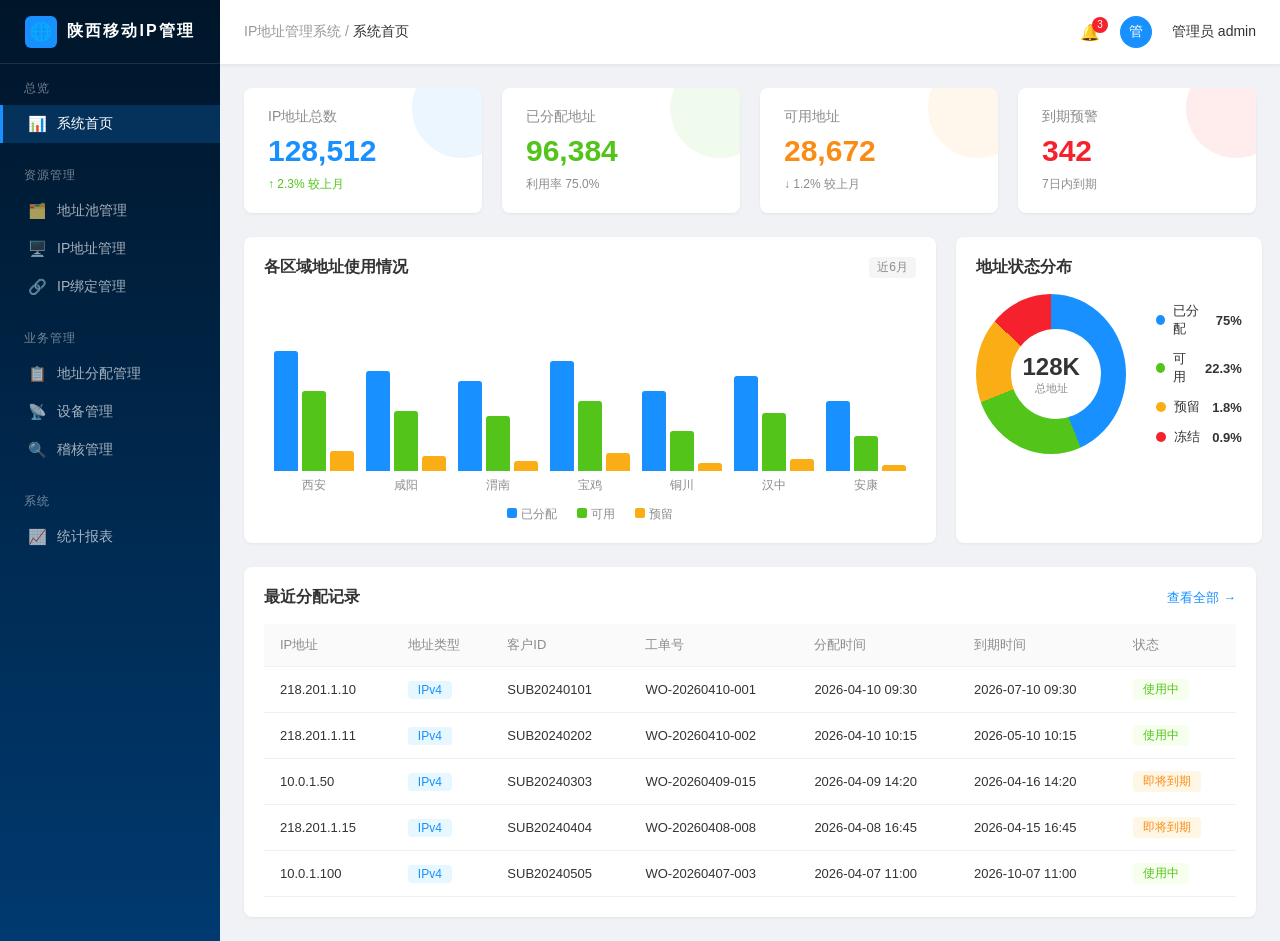
<file: preview/index.html>
<!DOCTYPE html>
<html lang="zh-CN">
<head>
    <meta charset="UTF-8">
    <meta name="viewport" content="width=device-width, initial-scale=1.0">
    <title>中国移动陕西公司 - IP地址管理系统</title>
    <style>
        * { margin: 0; padding: 0; box-sizing: border-box; }
        body { font-family: "Microsoft YaHei", "PingFang SC", sans-serif; background: #f0f2f5; color: #333; }

        /* Layout */
        .layout { display: flex; min-height: 100vh; }

        /* Sidebar */
        .sidebar { width: 220px; background: linear-gradient(180deg, #001529 0%, #003a70 100%); color: #fff; flex-shrink: 0; }
        .sidebar-logo { height: 64px; display: flex; align-items: center; justify-content: center; border-bottom: 1px solid rgba(255,255,255,0.1); }
        .sidebar-logo h1 { font-size: 16px; font-weight: 600; letter-spacing: 2px; }
        .sidebar-logo .logo-icon { width: 32px; height: 32px; background: #1890ff; border-radius: 6px; display: flex; align-items: center; justify-content: center; margin-right: 10px; font-size: 18px; }
        .nav-group { padding: 8px 0; }
        .nav-group-title { padding: 8px 24px; font-size: 12px; color: rgba(255,255,255,0.45); text-transform: uppercase; letter-spacing: 1px; }
        .nav-item { padding: 10px 24px; cursor: pointer; display: flex; align-items: center; font-size: 14px; color: rgba(255,255,255,0.65); transition: all 0.3s; border-left: 3px solid transparent; }
        .nav-item:hover { color: #fff; background: rgba(255,255,255,0.06); }
        .nav-item.active { color: #fff; background: rgba(24,144,255,0.2); border-left-color: #1890ff; }
        .nav-item .icon { width: 20px; margin-right: 10px; text-align: center; font-size: 15px; }

        /* Main */
        .main { flex: 1; display: flex; flex-direction: column; overflow: hidden; }
        .header { height: 64px; background: #fff; display: flex; align-items: center; justify-content: space-between; padding: 0 24px; box-shadow: 0 1px 4px rgba(0,0,0,0.08); z-index: 10; }
        .header-left { display: flex; align-items: center; gap: 16px; }
        .breadcrumb { font-size: 14px; color: #999; }
        .breadcrumb span { color: #333; font-weight: 500; }
        .header-right { display: flex; align-items: center; gap: 20px; }
        .header-right .avatar { width: 32px; height: 32px; background: #1890ff; border-radius: 50%; display: flex; align-items: center; justify-content: center; color: #fff; font-size: 14px; }
        .header-right .user-info { font-size: 14px; }

        .content { flex: 1; padding: 24px; overflow-y: auto; }

        /* Page Container */
        .page { display: none; }
        .page.active { display: block; }

        /* Dashboard */
        .stat-cards { display: grid; grid-template-columns: repeat(4, 1fr); gap: 20px; margin-bottom: 24px; }
        .stat-card { background: #fff; border-radius: 8px; padding: 20px 24px; box-shadow: 0 1px 3px rgba(0,0,0,0.06); position: relative; overflow: hidden; }
        .stat-card::after { content: ''; position: absolute; top: 0; right: 0; width: 100px; height: 100px; border-radius: 50%; opacity: 0.08; transform: translate(30px, -30px); }
        .stat-card.blue::after { background: #1890ff; }
        .stat-card.green::after { background: #52c41a; }
        .stat-card.orange::after { background: #fa8c16; }
        .stat-card.red::after { background: #f5222d; }
        .stat-card .label { font-size: 14px; color: #8c8c8c; margin-bottom: 8px; }
        .stat-card .value { font-size: 30px; font-weight: 700; }
        .stat-card.blue .value { color: #1890ff; }
        .stat-card.green .value { color: #52c41a; }
        .stat-card.orange .value { color: #fa8c16; }
        .stat-card.red .value { color: #f5222d; }
        .stat-card .trend { font-size: 12px; color: #8c8c8c; margin-top: 8px; }
        .stat-card .trend.up { color: #52c41a; }

        .chart-row { display: grid; grid-template-columns: 2fr 1fr; gap: 20px; margin-bottom: 24px; }
        .chart-box { background: #fff; border-radius: 8px; padding: 20px; box-shadow: 0 1px 3px rgba(0,0,0,0.06); }
        .chart-title { font-size: 16px; font-weight: 600; margin-bottom: 16px; display: flex; align-items: center; justify-content: space-between; }
        .chart-title .badge { font-size: 12px; font-weight: 400; color: #8c8c8c; background: #f5f5f5; padding: 2px 8px; border-radius: 4px; }

        /* Bar chart simulation */
        .bar-chart { display: flex; align-items: flex-end; height: 200px; gap: 12px; padding: 0 10px; }
        .bar-group { flex: 1; display: flex; flex-direction: column; align-items: center; gap: 6px; }
        .bar-group .bars { display: flex; gap: 4px; align-items: flex-end; height: 160px; }
        .bar-group .bar { width: 24px; border-radius: 3px 3px 0 0; transition: height 0.3s; }
        .bar-group .bar.a { background: #1890ff; }
        .bar-group .bar.b { background: #52c41a; }
        .bar-group .bar.c { background: #faad14; }
        .bar-group .label { font-size: 12px; color: #8c8c8c; }

        /* Donut chart simulation */
        .donut-container { display: flex; align-items: center; justify-content: center; gap: 30px; }
        .donut { width: 160px; height: 160px; border-radius: 50%; background: conic-gradient(#1890ff 0deg 158deg, #52c41a 158deg 248deg, #faad14 248deg 313deg, #f5222d 313deg 360deg); position: relative; }
        .donut::after { content: ''; position: absolute; top: 35px; left: 35px; width: 90px; height: 90px; background: #fff; border-radius: 50%; }
        .donut-center { position: absolute; top: 50%; left: 50%; transform: translate(-50%, -50%); text-align: center; z-index: 1; }
        .donut-center .num { font-size: 24px; font-weight: 700; color: #333; }
        .donut-center .txt { font-size: 11px; color: #8c8c8c; }
        .legend { display: flex; flex-direction: column; gap: 12px; }
        .legend-item { display: flex; align-items: center; gap: 8px; font-size: 13px; }
        .legend-dot { width: 10px; height: 10px; border-radius: 50%; }
        .legend-item .count { margin-left: auto; font-weight: 600; color: #333; }

        /* Table panel */
        .table-panel { background: #fff; border-radius: 8px; padding: 20px; box-shadow: 0 1px 3px rgba(0,0,0,0.06); }
        .table-header { display: flex; justify-content: space-between; align-items: center; margin-bottom: 16px; }
        .table-header h3 { font-size: 16px; font-weight: 600; }
        .table-header .link { font-size: 13px; color: #1890ff; cursor: pointer; }

        table { width: 100%; border-collapse: collapse; }
        thead th { background: #fafafa; padding: 12px 16px; font-size: 13px; color: #8c8c8c; font-weight: 500; text-align: left; border-bottom: 1px solid #f0f0f0; }
        tbody td { padding: 12px 16px; font-size: 13px; border-bottom: 1px solid #f0f0f0; }
        tbody tr:hover { background: #fafafa; }

        /* Tags & Badges */
        .tag { display: inline-block; padding: 2px 10px; border-radius: 4px; font-size: 12px; }
        .tag.blue { background: #e6f7ff; color: #1890ff; }
        .tag.green { background: #f6ffed; color: #52c41a; }
        .tag.orange { background: #fff7e6; color: #fa8c16; }
        .tag.red { background: #fff1f0; color: #f5222d; }
        .tag.gray { background: #f5f5f5; color: #8c8c8c; }
        .tag.purple { background: #f9f0ff; color: #722ed1; }

        /* Buttons */
        .btn { display: inline-flex; align-items: center; gap: 6px; padding: 6px 16px; border-radius: 4px; font-size: 13px; border: 1px solid #d9d9d9; background: #fff; cursor: pointer; transition: all 0.3s; }
        .btn:hover { border-color: #1890ff; color: #1890ff; }
        .btn.primary { background: #1890ff; border-color: #1890ff; color: #fff; }
        .btn.primary:hover { background: #40a9ff; border-color: #40a9ff; }
        .btn.danger { background: #ff4d4f; border-color: #ff4d4f; color: #fff; }
        .btn-group { display: flex; gap: 8px; }

        /* Search bar */
        .search-bar { background: #fff; border-radius: 8px; padding: 20px; margin-bottom: 20px; box-shadow: 0 1px 3px rgba(0,0,0,0.06); }
        .search-row { display: flex; gap: 16px; flex-wrap: wrap; align-items: flex-end; }
        .form-item { display: flex; flex-direction: column; gap: 4px; }
        .form-item label { font-size: 13px; color: #8c8c8c; }
        .form-item input, .form-item select { height: 32px; border: 1px solid #d9d9d9; border-radius: 4px; padding: 0 10px; font-size: 13px; width: 180px; outline: none; }
        .form-item input:focus, .form-item select:focus { border-color: #1890ff; box-shadow: 0 0 0 2px rgba(24,144,255,0.1); }

        /* Pagination */
        .pagination { display: flex; align-items: center; justify-content: space-between; margin-top: 16px; font-size: 13px; color: #8c8c8c; }
        .page-btns { display: flex; gap: 4px; }
        .page-btn { width: 32px; height: 32px; border: 1px solid #d9d9d9; border-radius: 4px; display: flex; align-items: center; justify-content: center; cursor: pointer; font-size: 13px; }
        .page-btn.active { background: #1890ff; border-color: #1890ff; color: #fff; }

        /* Dialog */
        .dialog-overlay { position: fixed; top: 0; left: 0; right: 0; bottom: 0; background: rgba(0,0,0,0.4); z-index: 100; display: none; align-items: center; justify-content: center; }
        .dialog-overlay.show { display: flex; }
        .dialog { background: #fff; border-radius: 8px; width: 600px; max-height: 80vh; overflow-y: auto; }
        .dialog-header { padding: 16px 24px; border-bottom: 1px solid #f0f0f0; display: flex; justify-content: space-between; align-items: center; }
        .dialog-header h3 { font-size: 16px; font-weight: 600; }
        .dialog-close { width: 28px; height: 28px; border-radius: 50%; display: flex; align-items: center; justify-content: center; cursor: pointer; font-size: 16px; color: #999; }
        .dialog-close:hover { background: #f5f5f5; }
        .dialog-body { padding: 24px; }
        .dialog-footer { padding: 12px 24px; border-top: 1px solid #f0f0f0; display: flex; justify-content: flex-end; gap: 8px; }

        .form-grid { display: grid; grid-template-columns: 1fr 1fr; gap: 16px; }
        .form-grid .full { grid-column: 1 / -1; }
        .form-field { display: flex; flex-direction: column; gap: 6px; }
        .form-field label { font-size: 13px; color: #595959; }
        .form-field label .req { color: #ff4d4f; margin-left: 2px; }
        .form-field input, .form-field select, .form-field textarea { height: 32px; border: 1px solid #d9d9d9; border-radius: 4px; padding: 0 10px; font-size: 13px; outline: none; }
        .form-field textarea { height: 80px; padding: 8px 10px; resize: vertical; }
        .form-field input:focus, .form-field select:focus { border-color: #1890ff; box-shadow: 0 0 0 2px rgba(24,144,255,0.1); }

        /* Allocation result card */
        .alloc-result { background: #f6ffed; border: 1px solid #b7eb8f; border-radius: 8px; padding: 16px; margin-top: 16px; display: none; }
        .alloc-result.show { display: block; }
        .alloc-result .title { font-size: 14px; font-weight: 600; color: #52c41a; margin-bottom: 12px; display: flex; align-items: center; gap: 8px; }
        .alloc-result table { margin-top: 8px; }
        .alloc-result thead th { background: #f6ffed; }

        /* Audit page */
        .audit-timeline { display: flex; flex-direction: column; gap: 16px; margin-top: 16px; }
        .audit-item { background: #fff; border-radius: 8px; padding: 16px 20px; box-shadow: 0 1px 3px rgba(0,0,0,0.06); display: flex; align-items: center; gap: 20px; }
        .audit-time { min-width: 140px; font-size: 13px; color: #8c8c8c; }
        .audit-status-dot { width: 10px; height: 10px; border-radius: 50%; }
        .audit-status-dot.success { background: #52c41a; }
        .audit-status-dot.fail { background: #f5222d; }
        .audit-info { flex: 1; }
        .audit-info .desc { font-size: 14px; font-weight: 500; }
        .audit-info .detail { font-size: 12px; color: #8c8c8c; margin-top: 4px; }
        .audit-actions { display: flex; gap: 8px; }

        /* Progress bar */
        .progress-bar { height: 8px; background: #f0f0f0; border-radius: 4px; overflow: hidden; }
        .progress-bar .fill { height: 100%; border-radius: 4px; transition: width 0.3s; }
        .progress-bar .fill.blue { background: #1890ff; }
        .progress-bar .fill.green { background: #52c41a; }
        .progress-bar .fill.orange { background: #faad14; }

        /* Region map simulation */
        .region-grid { display: grid; grid-template-columns: repeat(3, 1fr); gap: 16px; }
        .region-card { background: #fff; border-radius: 8px; padding: 16px; box-shadow: 0 1px 3px rgba(0,0,0,0.06); }
        .region-card .name { font-size: 15px; font-weight: 600; margin-bottom: 12px; display: flex; align-items: center; justify-content: space-between; }
        .region-stat { display: flex; justify-content: space-between; font-size: 13px; margin-bottom: 8px; }
        .region-stat .val { font-weight: 600; }

        /* Tab nav */
        .tab-nav { display: flex; border-bottom: 1px solid #f0f0f0; margin-bottom: 20px; gap: 0; }
        .tab-item { padding: 10px 20px; font-size: 14px; color: #8c8c8c; cursor: pointer; border-bottom: 2px solid transparent; transition: all 0.3s; }
        .tab-item:hover { color: #1890ff; }
        .tab-item.active { color: #1890ff; border-bottom-color: #1890ff; font-weight: 500; }

        /* Notification badge */
        .notif { position: relative; }
        .notif::after { content: '3'; position: absolute; top: -6px; right: -8px; background: #f5222d; color: #fff; font-size: 10px; width: 16px; height: 16px; border-radius: 50%; display: flex; align-items: center; justify-content: center; }

        /* Icon simulation */
        .icon-svg { display: inline-block; width: 1em; height: 1em; }

        /* Device status indicator */
        .status-indicator { display: inline-flex; align-items: center; gap: 6px; font-size: 13px; }
        .status-dot { width: 8px; height: 8px; border-radius: 50%; }
        .status-dot.online { background: #52c41a; box-shadow: 0 0 0 3px rgba(82,196,26,0.2); }
        .status-dot.offline { background: #d9d9d9; }

        /* Binding page */
        .binding-card { background: #fff; border-radius: 8px; padding: 20px; box-shadow: 0 1px 3px rgba(0,0,0,0.06); }
        .binding-flow { display: flex; align-items: center; justify-content: center; gap: 16px; padding: 20px 0; }
        .binding-node { text-align: center; padding: 16px 24px; border: 2px solid #d9d9d9; border-radius: 8px; min-width: 140px; }
        .binding-node.active { border-color: #1890ff; background: #e6f7ff; }
        .binding-node .node-title { font-size: 12px; color: #8c8c8c; margin-bottom: 4px; }
        .binding-node .node-value { font-size: 14px; font-weight: 600; }
        .binding-arrow { font-size: 24px; color: #1890ff; }

        /* SFTP config */
        .sftp-config { background: #fff; border-radius: 8px; padding: 20px; box-shadow: 0 1px 3px rgba(0,0,0,0.06); margin-top: 20px; }
        .config-grid { display: grid; grid-template-columns: 1fr 1fr; gap: 16px; }
        .config-field { display: flex; align-items: center; gap: 12px; }
        .config-field label { min-width: 100px; text-align: right; font-size: 13px; color: #595959; }
        .config-field input { flex: 1; height: 32px; border: 1px solid #d9d9d9; border-radius: 4px; padding: 0 10px; font-size: 13px; }
    </style>
</head>
<body>
<div class="layout">
    <!-- Sidebar -->
    <div class="sidebar">
        <div class="sidebar-logo">
            <div class="logo-icon">🌐</div>
            <h1>陕西移动IP管理</h1>
        </div>
        <div class="nav-group">
            <div class="nav-group-title">总览</div>
            <div class="nav-item active" onclick="showPage('dashboard')">
                <span class="icon">📊</span> 系统首页
            </div>
        </div>
        <div class="nav-group">
            <div class="nav-group-title">资源管理</div>
            <div class="nav-item" onclick="showPage('pool')">
                <span class="icon">🗂️</span> 地址池管理
            </div>
            <div class="nav-item" onclick="showPage('ipaddr')">
                <span class="icon">🖥️</span> IP地址管理
            </div>
            <div class="nav-item" onclick="showPage('binding')">
                <span class="icon">🔗</span> IP绑定管理
            </div>
        </div>
        <div class="nav-group">
            <div class="nav-group-title">业务管理</div>
            <div class="nav-item" onclick="showPage('allocation')">
                <span class="icon">📋</span> 地址分配管理
            </div>
            <div class="nav-item" onclick="showPage('device')">
                <span class="icon">📡</span> 设备管理
            </div>
            <div class="nav-item" onclick="showPage('audit')">
                <span class="icon">🔍</span> 稽核管理
            </div>
        </div>
        <div class="nav-group">
            <div class="nav-group-title">系统</div>
            <div class="nav-item" onclick="showPage('report')">
                <span class="icon">📈</span> 统计报表
            </div>
        </div>
    </div>

    <!-- Main Content -->
    <div class="main">
        <div class="header">
            <div class="header-left">
                <div class="breadcrumb">IP地址管理系统 / <span id="page-title">系统首页</span></div>
            </div>
            <div class="header-right">
                <span class="notif" style="cursor:pointer">🔔</span>
                <div class="avatar">管</div>
                <div class="user-info">管理员 admin</div>
            </div>
        </div>

        <div class="content">

            <!-- ==================== 1. Dashboard ==================== -->
            <div class="page active" id="page-dashboard">
                <div class="stat-cards">
                    <div class="stat-card blue">
                        <div class="label">IP地址总数</div>
                        <div class="value">128,512</div>
                        <div class="trend up">↑ 2.3% 较上月</div>
                    </div>
                    <div class="stat-card green">
                        <div class="label">已分配地址</div>
                        <div class="value">96,384</div>
                        <div class="trend">利用率 75.0%</div>
                    </div>
                    <div class="stat-card orange">
                        <div class="label">可用地址</div>
                        <div class="value">28,672</div>
                        <div class="trend">↓ 1.2% 较上月</div>
                    </div>
                    <div class="stat-card red">
                        <div class="label">到期预警</div>
                        <div class="value">342</div>
                        <div class="trend">7日内到期</div>
                    </div>
                </div>

                <div class="chart-row">
                    <div class="chart-box">
                        <div class="chart-title">各区域地址使用情况 <span class="badge">近6月</span></div>
                        <div class="bar-chart">
                            <div class="bar-group"><div class="bars"><div class="bar a" style="height:120px"></div><div class="bar b" style="height:80px"></div><div class="bar c" style="height:20px"></div></div><div class="label">西安</div></div>
                            <div class="bar-group"><div class="bars"><div class="bar a" style="height:100px"></div><div class="bar b" style="height:60px"></div><div class="bar c" style="height:15px"></div></div><div class="label">咸阳</div></div>
                            <div class="bar-group"><div class="bars"><div class="bar a" style="height:90px"></div><div class="bar b" style="height:55px"></div><div class="bar c" style="height:10px"></div></div><div class="label">渭南</div></div>
                            <div class="bar-group"><div class="bars"><div class="bar a" style="height:110px"></div><div class="bar b" style="height:70px"></div><div class="bar c" style="height:18px"></div></div><div class="label">宝鸡</div></div>
                            <div class="bar-group"><div class="bars"><div class="bar a" style="height:80px"></div><div class="bar b" style="height:40px"></div><div class="bar c" style="height:8px"></div></div><div class="label">铜川</div></div>
                            <div class="bar-group"><div class="bars"><div class="bar a" style="height:95px"></div><div class="bar b" style="height:58px"></div><div class="bar c" style="height:12px"></div></div><div class="label">汉中</div></div>
                            <div class="bar-group"><div class="bars"><div class="bar a" style="height:70px"></div><div class="bar b" style="height:35px"></div><div class="bar c" style="height:6px"></div></div><div class="label">安康</div></div>
                        </div>
                        <div style="display:flex;gap:20px;justify-content:center;margin-top:12px;font-size:12px;color:#8c8c8c">
                            <span><span style="display:inline-block;width:10px;height:10px;background:#1890ff;border-radius:2px;margin-right:4px"></span>已分配</span>
                            <span><span style="display:inline-block;width:10px;height:10px;background:#52c41a;border-radius:2px;margin-right:4px"></span>可用</span>
                            <span><span style="display:inline-block;width:10px;height:10px;background:#faad14;border-radius:2px;margin-right:4px"></span>预留</span>
                        </div>
                    </div>
                    <div class="chart-box">
                        <div class="chart-title">地址状态分布</div>
                        <div class="donut-container">
                            <div class="donut" style="position:relative">
                                <div class="donut-center">
                                    <div class="num">128K</div>
                                    <div class="txt">总地址</div>
                                </div>
                            </div>
                            <div class="legend">
                                <div class="legend-item"><div class="legend-dot" style="background:#1890ff"></div>已分配 <span class="count">75%</span></div>
                                <div class="legend-item"><div class="legend-dot" style="background:#52c41a"></div>可用 <span class="count">22.3%</span></div>
                                <div class="legend-item"><div class="legend-dot" style="background:#faad14"></div>预留 <span class="count">1.8%</span></div>
                                <div class="legend-item"><div class="legend-dot" style="background:#f5222d"></div>冻结 <span class="count">0.9%</span></div>
                            </div>
                        </div>
                    </div>
                </div>

                <div class="table-panel">
                    <div class="table-header">
                        <h3>最近分配记录</h3>
                        <span class="link" onclick="showPage('allocation')">查看全部 →</span>
                    </div>
                    <table>
                        <thead><tr><th>IP地址</th><th>地址类型</th><th>客户ID</th><th>工单号</th><th>分配时间</th><th>到期时间</th><th>状态</th></tr></thead>
                        <tbody>
                            <tr><td>218.201.1.10</td><td><span class="tag blue">IPv4</span></td><td>SUB20240101</td><td>WO-20260410-001</td><td>2026-04-10 09:30</td><td>2026-07-10 09:30</td><td><span class="tag green">使用中</span></td></tr>
                            <tr><td>218.201.1.11</td><td><span class="tag blue">IPv4</span></td><td>SUB20240202</td><td>WO-20260410-002</td><td>2026-04-10 10:15</td><td>2026-05-10 10:15</td><td><span class="tag green">使用中</span></td></tr>
                            <tr><td>10.0.1.50</td><td><span class="tag blue">IPv4</span></td><td>SUB20240303</td><td>WO-20260409-015</td><td>2026-04-09 14:20</td><td>2026-04-16 14:20</td><td><span class="tag orange">即将到期</span></td></tr>
                            <tr><td>218.201.1.15</td><td><span class="tag blue">IPv4</span></td><td>SUB20240404</td><td>WO-20260408-008</td><td>2026-04-08 16:45</td><td>2026-04-15 16:45</td><td><span class="tag orange">即将到期</span></td></tr>
                            <tr><td>10.0.1.100</td><td><span class="tag blue">IPv4</span></td><td>SUB20240505</td><td>WO-20260407-003</td><td>2026-04-07 11:00</td><td>2026-10-07 11:00</td><td><span class="tag green">使用中</span></td></tr>
                        </tbody>
                    </table>
                </div>
            </div>

            <!-- ==================== 2. Address Pool ==================== -->
            <div class="page" id="page-pool">
                <div class="search-bar">
                    <div class="search-row">
                        <div class="form-item"><label>地址池编码</label><input placeholder="请输入编码"></div>
                        <div class="form-item"><label>地址类型</label><select><option value="">全部</option><option>IPv4</option><option>IPv6</option></select></div>
                        <div class="form-item"><label>所属区域</label><select><option value="">全部</option><option>西安</option><option>咸阳</option><option>渭南</option></select></div>
                        <div class="form-item"><label>状态</label><select><option value="">全部</option><option>启用</option><option>禁用</option></select></div>
                        <div class="btn-group"><button class="btn primary">🔍 查询</button><button class="btn">重置</button></div>
                    </div>
                </div>

                <div class="btn-group" style="margin-bottom:16px">
                    <button class="btn primary" onclick="showDialog('dialog-pool')">＋ 新建地址池</button>
                    <button class="btn">📥 导入</button>
                    <button class="btn">📤 导出</button>
                </div>

                <div class="table-panel">
                    <table>
                        <thead><tr><th>地址池名称</th><th>编码</th><th>类型</th><th>地址范围</th><th>总数</th><th>可用数</th><th>利用率</th><th>区域</th><th>分配策略</th><th>状态</th><th>操作</th></tr></thead>
                        <tbody>
                            <tr>
                                <td>IPv4公网地址池</td><td>POOL_IPV4_PUBLIC</td><td><span class="tag blue">IPv4</span></td>
                                <td>218.201.1.0 ~ 218.201.1.255</td><td>256</td><td>198</td>
                                <td><div class="progress-bar" style="width:120px"><div class="fill orange" style="width:22.7%"></div></div><span style="font-size:12px;color:#8c8c8c;margin-left:8px">22.7%</span></td>
                                <td>西安</td><td><span class="tag gray">顺序</span></td><td><span class="tag green">启用</span></td>
                                <td><span class="link" style="color:#1890ff;cursor:pointer">编辑</span> <span class="link" style="color:#ff4d4f;cursor:pointer">禁用</span></td>
                            </tr>
                            <tr>
                                <td>IPv4私网地址池</td><td>POOL_IPV4_PRIVATE</td><td><span class="tag blue">IPv4</span></td>
                                <td>10.0.1.0 ~ 10.0.1.255</td><td>256</td><td>58</td>
                                <td><div class="progress-bar" style="width:120px"><div class="fill blue" style="width:77.3%"></div></div><span style="font-size:12px;color:#8c8c8c;margin-left:8px">77.3%</span></td>
                                <td>西安</td><td><span class="tag gray">顺序</span></td><td><span class="tag green">启用</span></td>
                                <td><span class="link" style="color:#1890ff;cursor:pointer">编辑</span> <span class="link" style="color:#ff4d4f;cursor:pointer">禁用</span></td>
                            </tr>
                            <tr>
                                <td>IPv6公网地址池</td><td>POOL_IPV6_PUBLIC</td><td><span class="tag purple">IPv6</span></td>
                                <td>2409:8a00:: ~ 2409:8a00:ffff::</td><td>65536</td><td>62100</td>
                                <td><div class="progress-bar" style="width:120px"><div class="fill green" style="width:5.3%"></div></div><span style="font-size:12px;color:#8c8c8c;margin-left:8px">5.3%</span></td>
                                <td>西安</td><td><span class="tag gray">随机</span></td><td><span class="tag green">启用</span></td>
                                <td><span class="link" style="color:#1890ff;cursor:pointer">编辑</span> <span class="link" style="color:#ff4d4f;cursor:pointer">禁用</span></td>
                            </tr>
                            <tr>
                                <td>IPv4预留地址池</td><td>POOL_IPV4_RESERVED</td><td><span class="tag blue">IPv4</span></td>
                                <td>218.201.2.0 ~ 218.201.2.255</td><td>256</td><td>256</td>
                                <td><div class="progress-bar" style="width:120px"><div class="fill green" style="width:0%"></div></div><span style="font-size:12px;color:#8c8c8c;margin-left:8px">0%</span></td>
                                <td>咸阳</td><td><span class="tag gray">顺序</span></td><td><span class="tag orange">禁用</span></td>
                                <td><span class="link" style="color:#1890ff;cursor:pointer">编辑</span> <span class="link" style="color:#52c41a;cursor:pointer">启用</span></td>
                            </tr>
                        </tbody>
                    </table>
                    <div class="pagination">
                        <span>共 4 条记录</span>
                        <div class="page-btns">
                            <div class="page-btn">‹</div>
                            <div class="page-btn active">1</div>
                            <div class="page-btn">›</div>
                        </div>
                    </div>
                </div>
            </div>

            <!-- ==================== 3. IP Address ==================== -->
            <div class="page" id="page-ipaddr">
                <div class="search-bar">
                    <div class="search-row">
                        <div class="form-item"><label>IP地址</label><input placeholder="请输入IP地址"></div>
                        <div class="form-item"><label>地址类型</label><select><option value="">全部</option><option>IPv4</option><option>IPv6</option></select></div>
                        <div class="form-item"><label>所属地址池</label><select><option value="">全部</option><option>IPv4公网地址池</option><option>IPv4私网地址池</option></select></div>
                        <div class="form-item"><label>状态</label><select><option value="">全部</option><option>未分配</option><option>已分配</option><option>预留</option><option>冻结</option></select></div>
                        <div class="form-item"><label>区域</label><select><option value="">全部</option><option>西安</option><option>咸阳</option></select></div>
                        <div class="btn-group"><button class="btn primary">🔍 查询</button><button class="btn">重置</button></div>
                    </div>
                </div>

                <div class="btn-group" style="margin-bottom:16px">
                    <button class="btn primary">＋ 新增IP</button>
                    <button class="btn">📥 批量导入</button>
                    <button class="btn">📤 导出</button>
                    <button class="btn">🔒 冻结</button>
                    <button class="btn">🔓 解冻</button>
                </div>

                <div class="table-panel">
                    <table>
                        <thead><tr><th><input type="checkbox"></th><th>IP地址</th><th>类型</th><th>子网掩码</th><th>网关</th><th>所属地址池</th><th>关联设备</th><th>区域</th><th>状态</th><th>操作</th></tr></thead>
                        <tbody>
                            <tr><td><input type="checkbox"></td><td>218.201.1.10</td><td><span class="tag blue">IPv4</span></td><td>255.255.255.0</td><td>218.201.1.1</td><td>IPv4公网地址池</td><td>OLT-XA-001</td><td>西安</td><td><span class="tag green">已分配</span></td><td><span class="link" style="color:#1890ff;cursor:pointer">详情</span> <span class="link" style="color:#fa8c16;cursor:pointer">冻结</span></td></tr>
                            <tr><td><input type="checkbox"></td><td>218.201.1.11</td><td><span class="tag blue">IPv4</span></td><td>255.255.255.0</td><td>218.201.1.1</td><td>IPv4公网地址池</td><td>BRAS-XA-002</td><td>西安</td><td><span class="tag green">已分配</span></td><td><span class="link" style="color:#1890ff;cursor:pointer">详情</span> <span class="link" style="color:#fa8c16;cursor:pointer">冻结</span></td></tr>
                            <tr><td><input type="checkbox"></td><td>218.201.1.12</td><td><span class="tag blue">IPv4</span></td><td>255.255.255.0</td><td>218.201.1.1</td><td>IPv4公网地址池</td><td>-</td><td>西安</td><td><span class="tag gray">未分配</span></td><td><span class="link" style="color:#1890ff;cursor:pointer">详情</span> <span class="link" style="color:#fa8c16;cursor:pointer">冻结</span></td></tr>
                            <tr><td><input type="checkbox"></td><td>10.0.1.50</td><td><span class="tag blue">IPv4</span></td><td>255.255.255.0</td><td>10.0.1.1</td><td>IPv4私网地址池</td><td>SW-XA-003</td><td>西安</td><td><span class="tag green">已分配</span></td><td><span class="link" style="color:#1890ff;cursor:pointer">详情</span> <span class="link" style="color:#fa8c16;cursor:pointer">冻结</span></td></tr>
                            <tr><td><input type="checkbox"></td><td>218.201.1.200</td><td><span class="tag blue">IPv4</span></td><td>255.255.255.0</td><td>218.201.1.1</td><td>IPv4公网地址池</td><td>-</td><td>西安</td><td><span class="tag orange">预留</span></td><td><span class="link" style="color:#1890ff;cursor:pointer">详情</span> <span class="link" style="color:#fa8c16;cursor:pointer">冻结</span></td></tr>
                            <tr><td><input type="checkbox"></td><td>10.0.1.88</td><td><span class="tag blue">IPv4</span></td><td>255.255.255.0</td><td>10.0.1.1</td><td>IPv4私网地址池</td><td>-</td><td>西安</td><td><span class="tag red">冻结</span></td><td><span class="link" style="color:#1890ff;cursor:pointer">详情</span> <span class="link" style="color:#52c41a;cursor:pointer">解冻</span></td></tr>
                            <tr><td><input type="checkbox"></td><td>2409:8a00::10</td><td><span class="tag purple">IPv6</span></td><td>/64</td><td>2409:8a00::1</td><td>IPv6公网地址池</td><td>OLT-XY-001</td><td>西安</td><td><span class="tag green">已分配</span></td><td><span class="link" style="color:#1890ff;cursor:pointer">详情</span> <span class="link" style="color:#fa8c16;cursor:pointer">冻结</span></td></tr>
                        </tbody>
                    </table>
                    <div class="pagination">
                        <span>共 128,512 条记录</span>
                        <div class="page-btns">
                            <div class="page-btn">‹</div>
                            <div class="page-btn active">1</div>
                            <div class="page-btn">2</div>
                            <div class="page-btn">3</div>
                            <div class="page-btn">...</div>
                            <div class="page-btn">6426</div>
                            <div class="page-btn">›</div>
                        </div>
                    </div>
                </div>
            </div>

            <!-- ==================== 4. Allocation ==================== -->
            <div class="page" id="page-allocation">
                <div class="tab-nav">
                    <div class="tab-item active" onclick="switchAllocTab(this,'alloc-assign')">地址分配</div>
                    <div class="tab-item" onclick="switchAllocTab(this,'alloc-release')">地址释放</div>
                    <div class="tab-item" onclick="switchAllocTab(this,'alloc-renew')">地址续约</div>
                    <div class="tab-item" onclick="switchAllocTab(this,'alloc-record')">分配记录</div>
                </div>

                <!-- Allocate -->
                <div class="alloc-tab active" id="alloc-assign">
                    <div class="chart-box" style="max-width:700px">
                        <div class="chart-title">新建地址分配</div>
                        <div class="form-grid">
                            <div class="form-field"><label>地址类型 <span class="req">*</span></label><select><option>IPv4</option><option>IPv6</option></select></div>
                            <div class="form-field"><label>所属区域 <span class="req">*</span></label><select><option>西安</option><option>咸阳</option><option>渭南</option></select></div>
                            <div class="form-field"><label>需求数量 <span class="req">*</span></label><input type="number" value="5" placeholder="请输入需分配的IP数量"></div>
                            <div class="form-field"><label>分配类型</label><select><option>自动分配</option><option>手动分配</option></select></div>
                            <div class="form-field"><label>客户ID</label><input placeholder="请输入客户ID"></div>
                            <div class="form-field"><label>业务工单号</label><input placeholder="请输入工单号"></div>
                            <div class="form-field"><label>有效期(天)</label><input type="number" value="90" placeholder="IP分配有效天数"></div>
                            <div class="form-field"><label>操作员</label><input value="admin" placeholder="操作员ID"></div>
                        </div>
                        <div style="margin-top:20px">
                            <button class="btn primary" onclick="simulateAllocate()">✅ 确认分配</button>
                            <button class="btn">重置</button>
                        </div>
                        <div class="alloc-result" id="alloc-result">
                            <div class="title">✅ 分配成功，共分配 5 个IP地址</div>
                            <table>
                                <thead><tr><th>IP地址</th><th>所属地址池</th><th>分配记录ID</th><th>到期时间</th></tr></thead>
                                <tbody>
                                    <tr><td>218.201.1.20</td><td>IPv4公网地址池</td><td>ALLOC-20260410-001</td><td>2026-07-10</td></tr>
                                    <tr><td>218.201.1.21</td><td>IPv4公网地址池</td><td>ALLOC-20260410-002</td><td>2026-07-10</td></tr>
                                    <tr><td>218.201.1.22</td><td>IPv4公网地址池</td><td>ALLOC-20260410-003</td><td>2026-07-10</td></tr>
                                    <tr><td>218.201.1.23</td><td>IPv4公网地址池</td><td>ALLOC-20260410-004</td><td>2026-07-10</td></tr>
                                    <tr><td>218.201.1.24</td><td>IPv4公网地址池</td><td>ALLOC-20260410-005</td><td>2026-07-10</td></tr>
                                </tbody>
                            </table>
                        </div>
                    </div>
                </div>

                <!-- Release -->
                <div class="alloc-tab" id="alloc-release" style="display:none">
                    <div class="chart-box" style="max-width:600px">
                        <div class="chart-title">地址释放</div>
                        <div class="form-grid">
                            <div class="form-field full"><label>分配记录ID <span class="req">*</span></label><input placeholder="请输入要释放的分配记录ID"></div>
                            <div class="form-field"><label>释放类型</label><select><option>主动释放</option><option>到期释放</option></select></div>
                            <div class="form-field"><label>操作员</label><input value="admin"></div>
                        </div>
                        <div style="margin-top:20px">
                            <button class="btn danger">🔓 确认释放</button>
                            <button class="btn">重置</button>
                        </div>
                    </div>
                </div>

                <!-- Renew -->
                <div class="alloc-tab" id="alloc-renew" style="display:none">
                    <div class="chart-box" style="max-width:600px">
                        <div class="chart-title">地址续约</div>
                        <div class="form-grid">
                            <div class="form-field full"><label>分配记录ID <span class="req">*</span></label><input placeholder="请输入要续约的分配记录ID"></div>
                            <div class="form-field full"><label>续约天数 <span class="req">*</span></label><input type="number" value="30" placeholder="请输入续约天数"></div>
                        </div>
                        <div style="margin-top:20px">
                            <button class="btn primary">🔄 确认续约</button>
                            <button class="btn">重置</button>
                        </div>
                    </div>
                </div>

                <!-- Records -->
                <div class="alloc-tab" id="alloc-record" style="display:none">
                    <div class="search-bar">
                        <div class="search-row">
                            <div class="form-item"><label>IP地址</label><input placeholder="请输入IP"></div>
                            <div class="form-item"><label>客户ID</label><input placeholder="请输入客户ID"></div>
                            <div class="form-item"><label>工单号</label><input placeholder="请输入工单号"></div>
                            <div class="form-item"><label>状态</label><select><option value="">全部</option><option>使用中</option><option>已释放</option></select></div>
                            <div class="btn-group"><button class="btn primary">🔍 查询</button></div>
                        </div>
                    </div>
                    <div class="table-panel">
                        <table>
                            <thead><tr><th>记录ID</th><th>IP地址</th><th>地址池</th><th>分配类型</th><th>客户ID</th><th>工单号</th><th>分配时间</th><th>到期时间</th><th>状态</th><th>操作</th></tr></thead>
                            <tbody>
                                <tr><td>100001</td><td>218.201.1.10</td><td>IPv4公网</td><td><span class="tag blue">自动</span></td><td>SUB20240101</td><td>WO-001</td><td>2026-04-10</td><td>2026-07-10</td><td><span class="tag green">使用中</span></td><td><span class="link" style="color:#1890ff">释放</span> <span class="link" style="color:#52c41a">续约</span></td></tr>
                                <tr><td>100002</td><td>218.201.1.11</td><td>IPv4公网</td><td><span class="tag blue">自动</span></td><td>SUB20240202</td><td>WO-002</td><td>2026-04-10</td><td>2026-05-10</td><td><span class="tag green">使用中</span></td><td><span class="link" style="color:#1890ff">释放</span> <span class="link" style="color:#52c41a">续约</span></td></tr>
                                <tr><td>100003</td><td>10.0.1.50</td><td>IPv4私网</td><td><span class="tag purple">手动</span></td><td>SUB20240303</td><td>WO-015</td><td>2026-04-09</td><td>2026-04-16</td><td><span class="tag orange">即将到期</span></td><td><span class="link" style="color:#1890ff">释放</span> <span class="link" style="color:#52c41a">续约</span></td></tr>
                                <tr><td>100004</td><td>218.201.1.8</td><td>IPv4公网</td><td><span class="tag blue">自动</span></td><td>SUB20240606</td><td>WO-020</td><td>2026-03-01</td><td>2026-04-01</td><td><span class="tag gray">已释放</span></td><td>-</td></tr>
                            </tbody>
                        </table>
                    </div>
                </div>
            </div>

            <!-- ==================== 5. Device ==================== -->
            <div class="page" id="page-device">
                <div class="search-bar">
                    <div class="search-row">
                        <div class="form-item"><label>设备编码</label><input placeholder="请输入设备编码"></div>
                        <div class="form-item"><label>设备类型</label><select><option value="">全部</option><option>OLT</option><option>BRAS</option><option>交换机</option></select></div>
                        <div class="form-item"><label>状态</label><select><option value="">全部</option><option>在线</option><option>离线</option></select></div>
                        <div class="form-item"><label>区域</label><select><option value="">全部</option><option>西安</option><option>咸阳</option></select></div>
                        <div class="btn-group"><button class="btn primary">🔍 查询</button></div>
                    </div>
                </div>

                <div class="btn-group" style="margin-bottom:16px">
                    <button class="btn primary">＋ 注册设备</button>
                </div>

                <div class="table-panel">
                    <table>
                        <thead><tr><th>设备名称</th><th>设备编码</th><th>类型</th><th>管理IP</th><th>厂商</th><th>区域</th><th>状态</th><th>最后采集时间</th><th>操作</th></tr></thead>
                        <tbody>
                            <tr><td>西安OLT-001</td><td>OLT-XA-001</td><td><span class="tag blue">OLT</span></td><td>10.255.0.1</td><td>华为</td><td>西安</td><td><div class="status-indicator"><div class="status-dot online"></div>在线</div></td><td>2026-04-10 08:30</td><td><span class="link" style="color:#1890ff">详情</span> <span class="link" style="color:#fa8c16">采集</span></td></tr>
                            <tr><td>西安BRAS-002</td><td>BRAS-XA-002</td><td><span class="tag purple">BRAS</span></td><td>10.255.0.2</td><td>中兴</td><td>西安</td><td><div class="status-indicator"><div class="status-dot online"></div>在线</div></td><td>2026-04-10 08:15</td><td><span class="link" style="color:#1890ff">详情</span> <span class="link" style="color:#fa8c16">采集</span></td></tr>
                            <tr><td>西安交换机-003</td><td>SW-XA-003</td><td><span class="tag green">交换机</span></td><td>10.255.0.3</td><td>华为</td><td>西安</td><td><div class="status-indicator"><div class="status-dot online"></div>在线</div></td><td>2026-04-09 23:00</td><td><span class="link" style="color:#1890ff">详情</span> <span class="link" style="color:#fa8c16">采集</span></td></tr>
                            <tr><td>咸阳OLT-001</td><td>OLT-XY-001</td><td><span class="tag blue">OLT</span></td><td>10.255.1.1</td><td>华为</td><td>咸阳</td><td><div class="status-indicator"><div class="status-dot offline"></div>离线</div></td><td>2026-04-08 12:00</td><td><span class="link" style="color:#1890ff">详情</span> <span class="link" style="color:#52c41a">重启</span></td></tr>
                        </tbody>
                    </table>
                    <div class="pagination">
                        <span>共 4 条记录</span>
                        <div class="page-btns"><div class="page-btn active">1</div></div>
                    </div>
                </div>
            </div>

            <!-- ==================== 6. Audit ==================== -->
            <div class="page" id="page-audit">
                <div class="stat-cards" style="grid-template-columns: repeat(3,1fr)">
                    <div class="stat-card blue">
                        <div class="label">最近稽核时间</div>
                        <div class="value" style="font-size:20px">2026-04-10 02:00</div>
                    </div>
                    <div class="stat-card green">
                        <div class="label">稽核通过率</div>
                        <div class="value">98.7%</div>
                    </div>
                    <div class="stat-card orange">
                        <div class="label">异常记录数</div>
                        <div class="value">17</div>
                    </div>
                </div>

                <div class="chart-box" style="margin-bottom:20px">
                    <div class="chart-title">稽核结果概览</div>
                    <table>
                        <thead><tr><th>稽核项目</th><th>总数</th><th>正常</th><th>异常</th><th>通过率</th></tr></thead>
                        <tbody>
                            <tr><td>地址池总量与实际IP数比对</td><td>4</td><td>4</td><td>0</td><td><span class="tag green">100%</span></td></tr>
                            <tr><td>已分配IP与分配记录比对</td><td>96,384</td><td>96,370</td><td>14</td><td><span class="tag green">99.99%</span></td></tr>
                            <tr><td>到期未释放IP检测</td><td>342</td><td>329</td><td>13</td><td><span class="tag orange">96.2%</span></td></tr>
                            <tr><td>孤立IP检测（无地址池/无设备）</td><td>128,512</td><td>128,509</td><td>3</td><td><span class="tag green">99.99%</span></td></tr>
                        </tbody>
                    </table>
                </div>

                <div class="chart-box">
                    <div class="chart-title">稽核执行历史</div>
                    <div class="audit-timeline">
                        <div class="audit-item">
                            <div class="audit-time">2026-04-10 02:00</div>
                            <div class="audit-status-dot success"></div>
                            <div class="audit-info">
                                <div class="desc">定时稽核完成</div>
                                <div class="detail">生成稽核文件 AUDIT_20260410_0200.csv，已推送至资源中心SFTP</div>
                            </div>
                            <div class="audit-actions"><button class="btn">📥 下载</button></div>
                        </div>
                        <div class="audit-item">
                            <div class="audit-time">2026-04-09 02:00</div>
                            <div class="audit-status-dot success"></div>
                            <div class="audit-info">
                                <div class="desc">定时稽核完成</div>
                                <div class="detail">生成稽核文件 AUDIT_20260409_0200.csv，已推送至资源中心SFTP</div>
                            </div>
                            <div class="audit-actions"><button class="btn">📥 下载</button></div>
                        </div>
                        <div class="audit-item">
                            <div class="audit-time">2026-04-08 02:00</div>
                            <div class="audit-status-dot fail"></div>
                            <div class="audit-info">
                                <div class="desc">SFTP推送失败</div>
                                <div class="detail">稽核文件已生成，SFTP推送失败（连接超时），已自动重试3次，第2次重试成功</div>
                            </div>
                            <div class="audit-actions"><button class="btn">📥 下载</button><button class="btn">🔄 重推</button></div>
                        </div>
                        <div class="audit-item">
                            <div class="audit-time">2026-04-07 02:00</div>
                            <div class="audit-status-dot success"></div>
                            <div class="audit-info">
                                <div class="desc">定时稽核完成</div>
                                <div class="detail">生成稽核文件 AUDIT_20260407_0200.csv，已推送至资源中心SFTP</div>
                            </div>
                            <div class="audit-actions"><button class="btn">📥 下载</button></div>
                        </div>
                    </div>
                </div>

                <div class="sftp-config">
                    <div class="chart-title">SFTP推送配置</div>
                    <div class="config-grid">
                        <div class="config-field"><label>服务器地址</label><input value="sftp.resource-center.sn.cmcc.cn"></div>
                        <div class="config-field"><label>端口</label><input value="22"></div>
                        <div class="config-field"><label>用户名</label><input value="ip_audit_user"></div>
                        <div class="config-field"><label>认证方式</label><input value="密钥认证" disabled></div>
                        <div class="config-field"><label>远程目录</label><input value="/data/audit/ip/"></div>
                        <div class="config-field"><label>调度时间</label><input value="每日 02:00 (Cron: 0 0 2 * * ?)"></div>
                    </div>
                    <div style="margin-top:16px"><button class="btn primary">💾 保存配置</button><button class="btn">🔗 测试连接</button></div>
                </div>
            </div>

            <!-- ==================== 7. Binding ==================== -->
            <div class="page" id="page-binding">
                <div class="search-bar">
                    <div class="search-row">
                        <div class="form-item"><label>IP地址</label><input placeholder="请输入IP"></div>
                        <div class="form-item"><label>设备编码</label><input placeholder="请输入设备编码"></div>
                        <div class="form-item"><label>绑定类型</label><select><option value="">全部</option><option>静态绑定</option><option>动态绑定</option></select></div>
                        <div class="form-item"><label>状态</label><select><option value="">全部</option><option>已绑定</option><option>已解绑</option></select></div>
                        <div class="btn-group"><button class="btn primary">🔍 查询</button></div>
                    </div>
                </div>

                <div class="btn-group" style="margin-bottom:16px">
                    <button class="btn primary">＋ 新建绑定</button>
                </div>

                <div class="binding-card" style="margin-bottom:20px">
                    <div class="chart-title">绑定关系示意</div>
                    <div class="binding-flow">
                        <div class="binding-node active">
                            <div class="node-title">IP地址</div>
                            <div class="node-value">218.201.1.10</div>
                        </div>
                        <div class="binding-arrow">⇄</div>
                        <div class="binding-node active">
                            <div class="node-title">绑定类型</div>
                            <div class="node-value">静态绑定</div>
                        </div>
                        <div class="binding-arrow">⇄</div>
                        <div class="binding-node active">
                            <div class="node-title">设备</div>
                            <div class="node-value">OLT-XA-001</div>
                        </div>
                    </div>
                </div>

                <div class="table-panel">
                    <table>
                        <thead><tr><th>IP地址</th><th>设备编码</th><th>设备类型</th><th>绑定类型</th><th>绑定时间</th><th>状态</th><th>操作</th></tr></thead>
                        <tbody>
                            <tr><td>218.201.1.10</td><td>OLT-XA-001</td><td><span class="tag blue">OLT</span></td><td><span class="tag blue">静态</span></td><td>2026-01-15 10:30</td><td><span class="tag green">已绑定</span></td><td><span class="link" style="color:#ff4d4f;cursor:pointer">解绑</span></td></tr>
                            <tr><td>218.201.1.11</td><td>BRAS-XA-002</td><td><span class="tag purple">BRAS</span></td><td><span class="tag orange">动态</span></td><td>2026-03-20 14:00</td><td><span class="tag green">已绑定</span></td><td><span class="link" style="color:#ff4d4f;cursor:pointer">解绑</span></td></tr>
                            <tr><td>10.0.1.50</td><td>SW-XA-003</td><td><span class="tag green">交换机</span></td><td><span class="tag blue">静态</span></td><td>2026-02-10 09:00</td><td><span class="tag green">已绑定</span></td><td><span class="link" style="color:#ff4d4f;cursor:pointer">解绑</span></td></tr>
                            <tr><td>218.201.1.8</td><td>OLT-XA-001</td><td><span class="tag blue">OLT</span></td><td><span class="tag orange">动态</span></td><td>2026-01-10 08:00</td><td><span class="tag gray">已解绑</span></td><td>-</td></tr>
                        </tbody>
                    </table>
                </div>
            </div>

            <!-- ==================== 8. Report ==================== -->
            <div class="page" id="page-report">
                <div class="stat-cards">
                    <div class="stat-card blue">
                        <div class="label">地址池总数</div>
                        <div class="value">4</div>
                    </div>
                    <div class="stat-card green">
                        <div class="label">在线设备</div>
                        <div class="value">3</div>
                    </div>
                    <div class="stat-card orange">
                        <div class="label">本月分配</div>
                        <div class="value">1,256</div>
                    </div>
                    <div class="stat-card red">
                        <div class="label">本月释放</div>
                        <div class="value">489</div>
                    </div>
                </div>

                <div class="chart-row">
                    <div class="chart-box">
                        <div class="chart-title">月度分配/释放趋势 <span class="badge">近6月</span></div>
                        <div class="bar-chart">
                            <div class="bar-group"><div class="bars"><div class="bar a" style="height:80px"></div><div class="bar b" style="height:40px"></div></div><div class="label">11月</div></div>
                            <div class="bar-group"><div class="bars"><div class="bar a" style="height:90px"></div><div class="bar b" style="height:50px"></div></div><div class="label">12月</div></div>
                            <div class="bar-group"><div class="bars"><div class="bar a" style="height:100px"></div><div class="bar b" style="height:45px"></div></div><div class="label">1月</div></div>
                            <div class="bar-group"><div class="bars"><div class="bar a" style="height:110px"></div><div class="bar b" style="height:55px"></div></div><div class="label">2月</div></div>
                            <div class="bar-group"><div class="bars"><div class="bar a" style="height:105px"></div><div class="bar b" style="height:48px"></div></div><div class="label">3月</div></div>
                            <div class="bar-group"><div class="bars"><div class="bar a" style="height:120px"></div><div class="bar b" style="height:60px"></div></div><div class="label">4月</div></div>
                        </div>
                        <div style="display:flex;gap:20px;justify-content:center;margin-top:12px;font-size:12px;color:#8c8c8c">
                            <span><span style="display:inline-block;width:10px;height:10px;background:#1890ff;border-radius:2px;margin-right:4px"></span>分配</span>
                            <span><span style="display:inline-block;width:10px;height:10px;background:#52c41a;border-radius:2px;margin-right:4px"></span>释放</span>
                        </div>
                    </div>
                    <div class="chart-box">
                        <div class="chart-title">区域地址分布</div>
                        <div class="region-grid" style="grid-template-columns:1fr">
                            <div class="region-card">
                                <div class="name">西安 <span class="tag green">正常</span></div>
                                <div class="region-stat"><span>总数</span><span class="val">98,304</span></div>
                                <div class="region-stat"><span>已用</span><span class="val">75,204</span></div>
                                <div class="progress-bar"><div class="fill blue" style="width:76.5%"></div></div>
                            </div>
                            <div class="region-card">
                                <div class="name">咸阳 <span class="tag orange">预警</span></div>
                                <div class="region-stat"><span>总数</span><span class="val">20,480</span></div>
                                <div class="region-stat"><span>已用</span><span class="val">17,820</span></div>
                                <div class="progress-bar"><div class="fill orange" style="width:87%"></div></div>
                            </div>
                            <div class="region-card">
                                <div class="name">渭南 <span class="tag green">正常</span></div>
                                <div class="region-stat"><span>总数</span><span class="val">9,728</span></div>
                                <div class="region-stat"><span>已用</span><span class="val">3,360</span></div>
                                <div class="progress-bar"><div class="fill green" style="width:34.5%"></div></div>
                            </div>
                        </div>
                    </div>
                </div>
            </div>

        </div>
    </div>
</div>

<!-- New Pool Dialog -->
<div class="dialog-overlay" id="dialog-pool">
    <div class="dialog">
        <div class="dialog-header"><h3>新建地址池</h3><div class="dialog-close" onclick="hideDialog('dialog-pool')">✕</div></div>
        <div class="dialog-body">
            <div class="form-grid">
                <div class="form-field"><label>地址池名称 <span class="req">*</span></label><input placeholder="请输入名称"></div>
                <div class="form-field"><label>地址池编码 <span class="req">*</span></label><input placeholder="请输入编码"></div>
                <div class="form-field"><label>地址类型 <span class="req">*</span></label><select><option>IPv4</option><option>IPv6</option></select></div>
                <div class="form-field"><label>所属区域 <span class="req">*</span></label><select><option>西安</option><option>咸阳</option><option>渭南</option></select></div>
                <div class="form-field"><label>起始地址 <span class="req">*</span></label><input placeholder="如 218.201.3.0"></div>
                <div class="form-field"><label>结束地址 <span class="req">*</span></label><input placeholder="如 218.201.3.255"></div>
                <div class="form-field"><label>分配策略</label><select><option>顺序分配</option><option>随机分配</option></select></div>
                <div class="form-field"><label>优先级</label><input type="number" value="1" placeholder="数字越大优先级越高"></div>
            </div>
        </div>
        <div class="dialog-footer">
            <button class="btn" onclick="hideDialog('dialog-pool')">取消</button>
            <button class="btn primary">确定</button>
        </div>
    </div>
</div>

<script>
function showPage(name) {
    document.querySelectorAll('.page').forEach(p => p.classList.remove('active'));
    document.querySelectorAll('.nav-item').forEach(n => n.classList.remove('active'));
    document.getElementById('page-' + name).classList.add('active');
    event.currentTarget.classList.add('active');

    const titles = { dashboard:'系统首页', pool:'地址池管理', ipaddr:'IP地址管理', allocation:'地址分配管理', device:'设备管理', audit:'稽核管理', binding:'IP绑定管理', report:'统计报表' };
    document.getElementById('page-title').textContent = titles[name] || '';
}

function switchAllocTab(el, tabId) {
    document.querySelectorAll('.tab-item').forEach(t => t.classList.remove('active'));
    document.querySelectorAll('.alloc-tab').forEach(t => t.style.display = 'none');
    el.classList.add('active');
    document.getElementById(tabId).style.display = 'block';
}

function showDialog(id) { document.getElementById(id).classList.add('show'); }
function hideDialog(id) { document.getElementById(id).classList.remove('show'); }

function simulateAllocate() {
    document.getElementById('alloc-result').classList.add('show');
}
</script>
</body>
</html>
</file>
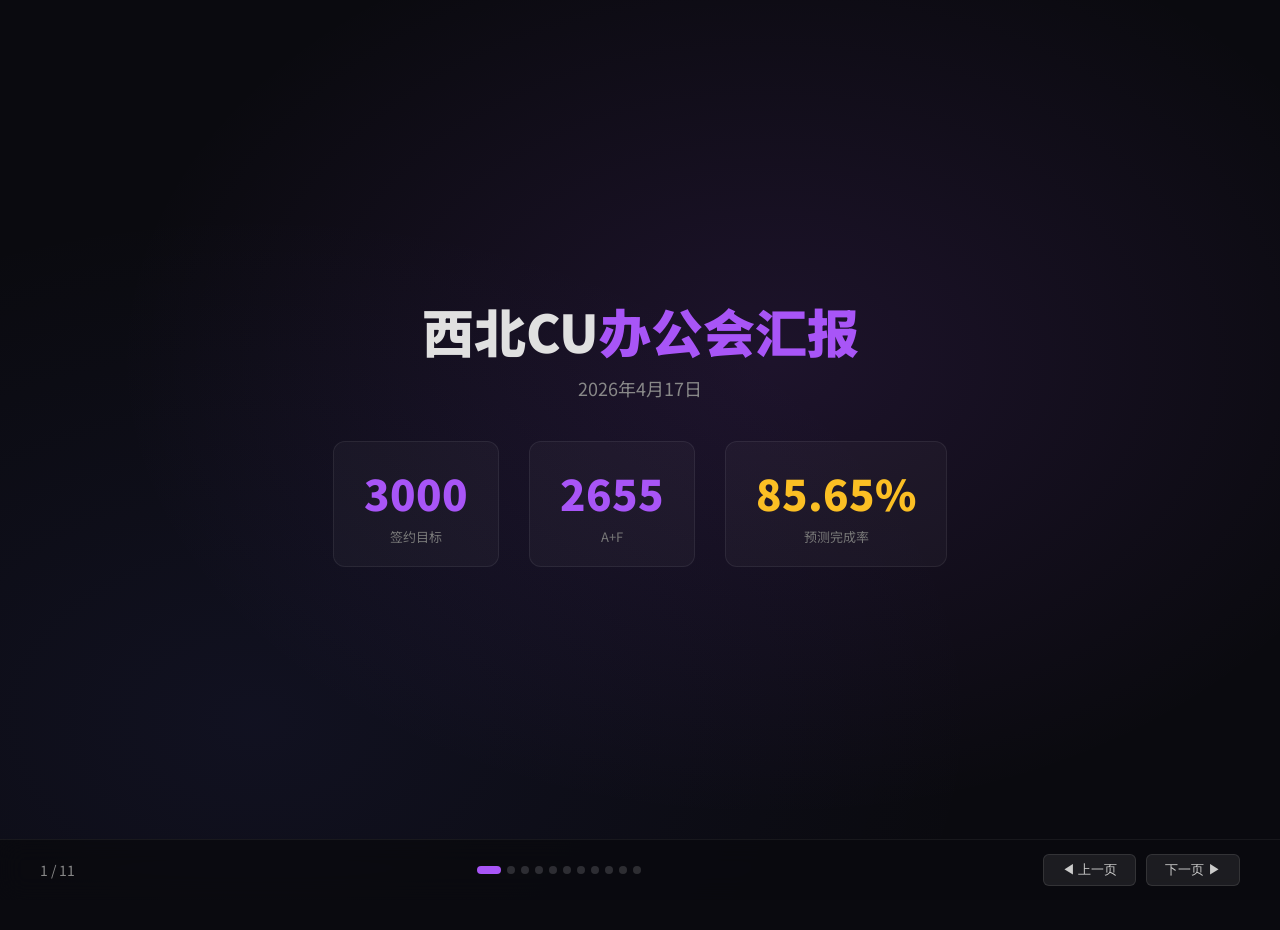
<file: 西北CU办公会汇报20260417.html>
<!DOCTYPE html>
<html lang="zh-CN">
<head>
<meta charset="UTF-8">
<meta name="viewport" content="width=device-width, initial-scale=1.0">
<title>西北CU办公会汇报 2026-4-17</title>
<style>
  @import url('https://fonts.googleapis.com/css2?family=Noto+Sans+SC:wght@400;500;700;900&display=swap');
  * { margin:0; padding:0; box-sizing:border-box; }
  html, body { height:100%; overflow:hidden; background:#0a0a0f; color:#e0e0e0; font-family:'Noto Sans SC','Microsoft YaHei',sans-serif; }

  /* slide container */
  .deck { height:100vh; position:relative; }
  .slide {
    position:absolute; inset:0;
    display:flex; flex-direction:column; justify-content:center; align-items:center;
    padding:60px 80px;
    opacity:0; visibility:hidden; transition: opacity .5s, transform .5s;
    transform: translateY(30px);
  }
  .slide.active { opacity:1; visibility:visible; transform:translateY(0); }

  /* nav bar */
  .nav-bar {
    position:fixed; bottom:0; left:0; right:0; z-index:100;
    display:flex; justify-content:space-between; align-items:center;
    padding:14px 40px;
    background:rgba(10,10,15,.85); backdrop-filter:blur(12px);
    border-top:1px solid rgba(255,255,255,.06);
  }
  .nav-bar .page-info { font-size:14px; color:#888; font-variant-numeric:tabular-nums; }
  .nav-bar .nav-dots { display:flex; gap:6px; }
  .nav-bar .nav-dots span {
    width:8px; height:8px; border-radius:50%; background:rgba(255,255,255,.15); cursor:pointer; transition:.25s;
  }
  .nav-bar .nav-dots span.active { background:#a855f7; width:24px; border-radius:4px; }
  .nav-bar .nav-btns { display:flex; gap:10px; }
  .nav-bar .nav-btns button {
    background:rgba(255,255,255,.08); border:1px solid rgba(255,255,255,.1);
    color:#ccc; padding:6px 18px; border-radius:6px; cursor:pointer; font-size:13px; transition:.2s;
  }
  .nav-bar .nav-btns button:hover { background:rgba(168,85,247,.25); color:#fff; border-color:#a855f7; }

  /* typography */
  .slide-title {
    font-size:52px; font-weight:900; line-height:1.25; margin-bottom:12px; text-align:center;
  }
  .slide-title .accent { color:#a855f7; }
  .slide-subtitle {
    font-size:18px; color:#888; margin-bottom:40px; text-align:center; max-width:700px;
  }
  .cards { display:flex; gap:20px; flex-wrap:wrap; justify-content:center; width:100%; max-width:1100px; }
  .card {
    flex:1; min-width:280px; max-width:520px;
    background:rgba(255,255,255,.04); border:1px solid rgba(255,255,255,.08);
    border-radius:12px; padding:28px 30px; transition:.3s;
  }
  .card:hover { border-color:rgba(168,85,247,.35); background:rgba(168,85,247,.05); }
  .card h3 { font-size:18px; font-weight:700; color:#c4b5fd; margin-bottom:12px; }
  .card p, .card li { font-size:14px; line-height:1.8; color:#aaa; }
  .card ul { padding-left:18px; }
  .card li { margin-bottom:4px; }

  /* big metrics */
  .metrics { display:flex; gap:30px; flex-wrap:wrap; justify-content:center; margin-bottom:36px; }
  .metric {
    text-align:center; padding:20px 30px;
    background:rgba(255,255,255,.03); border:1px solid rgba(255,255,255,.07);
    border-radius:12px; min-width:160px;
  }
  .metric .m-val { font-size:42px; font-weight:900; color:#a855f7; }
  .metric .m-label { font-size:13px; color:#777; margin-top:4px; }
  .metric .m-sub { font-size:11px; color:#555; margin-top:2px; }

  /* table */
  .table-wrap { width:100%; max-width:1100px; overflow-x:auto; }
  table { width:100%; border-collapse:collapse; font-size:12.5px; }
  table thead th {
    background:rgba(168,85,247,.15); color:#c4b5fd; padding:10px 12px;
    text-align:left; font-weight:600; white-space:nowrap; border-bottom:1px solid rgba(168,85,247,.2);
  }
  table tbody td {
    padding:9px 12px; border-bottom:1px solid rgba(255,255,255,.05); vertical-align:top; color:#bbb;
  }
  table tbody tr:hover { background:rgba(168,85,247,.06); }
  td.amount { text-align:right; font-weight:700; color:#a855f7; white-space:nowrap; }
  td.name { white-space:nowrap; font-weight:600; color:#d4d4d4; }
  td.customer { white-space:nowrap; color:#999; }
  .tag { display:inline-block; font-size:10px; padding:2px 7px; border-radius:3px; font-weight:600; }
  .tag-risk { background:rgba(245,158,11,.15); color:#fbbf24; }
  .tag-f { background:rgba(168,85,247,.15); color:#c4b5fd; }

  /* timeline */
  .timeline { max-width:800px; width:100%; }
  .tl-item { display:flex; gap:20px; margin-bottom:16px; align-items:flex-start; }
  .tl-dot { width:12px; height:12px; border-radius:50%; background:#a855f7; margin-top:6px; flex-shrink:0; box-shadow:0 0 10px rgba(168,85,247,.4); }
  .tl-dot.done { background:#22c55e; box-shadow:0 0 10px rgba(34,197,94,.4); }
  .tl-date { min-width:100px; font-weight:700; color:#c4b5fd; font-size:15px; }
  .tl-desc { font-size:14px; color:#aaa; line-height:1.7; }

  /* list grid */
  .list-grid { display:grid; grid-template-columns: repeat(auto-fit, minmax(460px,1fr)); gap:16px; width:100%; max-width:1100px; }
  .list-card {
    background:rgba(255,255,255,.03); border:1px solid rgba(255,255,255,.07);
    border-radius:10px; padding:22px 26px;
  }
  .list-card h4 { font-size:15px; font-weight:700; color:#c4b5fd; margin-bottom:10px; }
  .list-card li { font-size:13px; color:#aaa; line-height:1.7; margin-bottom:5px; }
  .list-card ul { padding-left:16px; }

  /* background glow */
  .cover-bg {
    position:absolute; inset:0; z-index:-1;
    background:radial-gradient(ellipse at 60% 40%, rgba(168,85,247,.12) 0%, transparent 60%),
               radial-gradient(ellipse at 20% 80%, rgba(99,102,241,.08) 0%, transparent 50%);
  }

  @media (max-width:768px) {
    .slide { padding:30px 20px; }
    .slide-title { font-size:32px; }
    .cards { flex-direction:column; }
    .list-grid { grid-template-columns:1fr; }
    .metrics { gap:12px; }
    .metric .m-val { font-size:28px; }
  }
</style>
</head>
<body>

<div class="deck" id="deck">

  <!-- Slide 0: Cover -->
  <div class="slide active" data-slide="0">
    <div class="cover-bg"></div>
    <div class="slide-title">西北CU<span class="accent">办公会汇报</span></div>
    <div class="slide-subtitle">2026年4月17日</div>
    <div class="metrics">
      <div class="metric"><div class="m-val">3000</div><div class="m-label">签约目标</div></div>
      <div class="metric"><div class="m-val">2655</div><div class="m-label">A+F</div></div>
      <div class="metric"><div class="m-val" style="color:#fbbf24;">85.65%</div><div class="m-label">预测完成率</div></div>
    </div>
  </div>

  <!-- Slide 1: F - Shaanxi Telecom -->
  <div class="slide" data-slide="1">
    <div class="slide-title" style="font-size:38px;">F重点攻关：<span class="accent">陕西电信</span></div>
    <div class="slide-subtitle">李定 负责 | 3个项目 | 合计 630 万</div>
    <div class="cards">
      <div class="card">
        <h3>IP能调 <span style="float:right;color:#a855f7;font-size:22px;">300</span></h3>
        <p>四合一能调，已和NOC技术总监沟通，客户关心告警派单规则。近期完成老网管下线动作，提升客户满意度，赢得基线版本部署机会。</p>
      </div>
      <div class="card">
        <h3>流量结算 <span style="float:right;color:#a855f7;font-size:22px;">130</span></h3>
        <p>客户近期迎接集团巡视，需求正常梳理中，客户提交预算，立项正常推进。</p>
      </div>
      <div class="card">
        <h3>品质宽带 <span style="float:right;color:#a855f7;font-size:22px;">200</span></h3>
        <p>已和客户做4次技术交流，交流方案已上报，待巡视组结束后继续向领导汇报。</p>
      </div>
    </div>
  </div>

  <!-- Slide 2: F - Shaanxi Mobile -->
  <div class="slide" data-slide="2">
    <div class="slide-title" style="font-size:38px;">F重点攻关：<span class="accent">陕西移动 / 管局</span></div>
    <div class="slide-subtitle">周翔 负责 | 3个项目 | 合计 400 万</div>
    <div class="cards">
      <div class="card">
        <h3>IP工作台五期 <span style="float:right;color:#a855f7;font-size:22px;">200</span></h3>
        <p>全部工作量已提交，设计院已评审完成，流程在网络部，同时总院和中盈的框架也在流程中。</p>
      </div>
      <div class="card">
        <h3>政企运维工作台五期 <span style="float:right;color:#a855f7;font-size:22px;">150</span></h3>
        <p>政企新的集团规范已下发，在上次提交的立项材料上同步补充新的集团规范要求及COSMIC工作量。</p>
      </div>
      <div class="card">
        <h3>数据网络集成框架 <span style="float:right;color:#a855f7;font-size:22px;">50</span></h3>
        <p>用户反馈三月份公开招标。<span class="tag tag-risk">风险</span> 审计组入驻，招标推迟至5-6月。</p>
      </div>
    </div>
  </div>

  <!-- Slide 3: F - Xinjiang -->
  <div class="slide" data-slide="3">
    <div class="slide-title" style="font-size:38px;">F重点攻关：<span class="accent">新疆电信 / 移动</span></div>
    <div class="slide-subtitle">周翔 负责 | 5个项目 | 合计 360 万</div>
    <div class="cards">
      <div class="card">
        <h3>新疆移动 IP工作台 <span style="float:right;color:#a855f7;font-size:20px;">100</span></h3>
        <p>重新修改立项材料中加入AI的内容，已再次提交用户走流程。</p>
      </div>
      <div class="card">
        <h3>新疆电信 采集控制平台 <span style="float:right;color:#a855f7;font-size:20px;">130</span></h3>
        <p>插件+维护性开发+二开预算已上报300万，基于自研需和数智合作，过单费15%-20%。</p>
      </div>
      <div class="card">
        <h3>IP地址管理 / TACACS / 流量分析</h3>
        <p style="color:#777;">三个项目合计 <strong style="color:#a855f7;">130万</strong>，均已完成功能性开发预算上报，等待集团规范及5月上报投资计划。</p>
      </div>
    </div>
  </div>

  <!-- Slide 4: F - Gansu -->
  <div class="slide" data-slide="4">
    <div class="slide-title" style="font-size:38px;">F重点攻关：<span class="accent">甘肃电信 / 移动</span></div>
    <div class="slide-subtitle">侯俊江 负责 | 6个项目 | 合计 615 万</div>
    <div class="cards" style="max-width:1200px;">
      <div class="card" style="min-width:240px;">
        <h3>IP能力调度 <span style="float:right;color:#a855f7;">130</span></h3>
        <p>NOC审核上报中。<span class="tag tag-risk">风险</span> 组织调整致审批延迟。</p>
      </div>
      <div class="card" style="min-width:240px;">
        <h3>异常流量监控扩容 <span style="float:right;color:#a855f7;">65</span></h3>
        <p>需求已确认；有翻墙检测新需求，已反馈事业部评估。</p>
      </div>
      <div class="card" style="min-width:240px;">
        <h3>光宽端到端升级 <span style="float:right;color:#a855f7;">120</span></h3>
        <p>与云网部主管落实推进计划、关键时间节点。</p>
      </div>
      <div class="card" style="min-width:240px;">
        <h3>IDC省间流量分析 <span style="float:right;color:#a855f7;">110</span></h3>
        <p>NOC审核上报中。<span class="tag tag-risk">风险</span> 组织调整致审批延迟。</p>
      </div>
      <div class="card" style="min-width:240px;">
        <h3>甘肃移动 IP工作台五期 <span style="float:right;color:#a855f7;">140</span></h3>
        <p>筹备技术交流会，确定今年建设范围及需求细节。</p>
      </div>
      <div class="card" style="min-width:240px;">
        <h3>核心网数通纳管 <span style="float:right;color:#a855f7;">50</span></h3>
        <p>按成本类采购要求，材料已交售前重新编写。</p>
      </div>
    </div>
  </div>

  <!-- Slide 5: F - Qinghai -->
  <div class="slide" data-slide="5">
    <div class="slide-title" style="font-size:38px;">F重点攻关：<span class="accent">青海电信 / 移动</span></div>
    <div class="slide-subtitle">侯俊江 负责 | 2个项目 | 合计 230 万</div>
    <div class="cards">
      <div class="card">
        <h3>青海电信 IP能力调度 <span style="float:right;color:#a855f7;font-size:22px;">90</span></h3>
        <p>现场与客户沟通，项目网发已通过；目前需尽快完成25年能调系统迁移完成初验后进行26年立项。</p>
      </div>
      <div class="card">
        <h3>青海移动 IP工作台五期 <span style="float:right;color:#a855f7;font-size:22px;">140</span></h3>
        <p>了解客户需求上报结果，跟进集团新规范与省内落地结合点，持续优化需求功能点，提供整体工作量评估。</p>
      </div>
    </div>
  </div>

  <!-- Slide 6: U2F + Expansion -->
  <div class="slide" data-slide="6">
    <div class="slide-title" style="font-size:38px;">U转F项目 + <span class="accent">重点拓展</span></div>
    <div class="slide-subtitle">关键转化与新增机会</div>
    <div class="cards" style="margin-bottom:24px;">
      <div class="card">
        <h3>宁夏电信 新城运营系统 <span style="float:right;color:#a855f7;">100</span></h3>
        <p>已和云网叶总汇报，领导关注案例省份建设经验和割接风险预估。<br><small style="color:#666;">负责人：李定</small></p>
      </div>
      <div class="card">
        <h3>长庆油田综合网管 <span style="float:right;color:#a855f7;">150</span></h3>
        <p>已跟最终用户和设计院分别沟通，后续合作模式根据金额及范围择优判定。<br><small style="color:#666;">负责人：周翔</small></p>
      </div>
      <div class="card">
        <h3>青海电信 流量结算 <span style="float:right;color:#a855f7;">80</span></h3>
        <p>客户走立项流程，以公开招标方式进行；持续跟进项目进展。<br><small style="color:#666;">负责人：侯俊江</small></p>
      </div>
    </div>
    <div class="cards">
      <div class="card" style="border-left:3px solid #a855f7;">
        <h3>陕西电信全量感知与价值运营</h3>
        <p>自2025下半年启动，已多轮沟通并完成多版材料优化。当前处于集团巡视阶段，待结束后推进立项审批。</p>
      </div>
      <div class="card" style="border-left:3px solid #a855f7;">
        <h3>宁夏电信新城数字地图</h3>
        <p>2026年启动新城网络建设，已与网发部、NOC多次对接，预计5-6月开展招投标。</p>
      </div>
    </div>
  </div>

  <!-- Slide 7: Milestones -->
  <div class="slide" data-slide="7">
    <div class="slide-title" style="font-size:38px;">验收里程碑：<span class="accent">目标达成 104%</span></div>
    <div class="slide-subtitle">新签新验项目基本预测Q3之前签约</div>
    <div class="metrics">
      <div class="metric"><div class="m-val">2656</div><div class="m-label">A+F</div></div>
      <div class="metric"><div class="m-val">2550</div><div class="m-label">目标T</div></div>
      <div class="metric"><div class="m-val" style="color:#22c55e;">104%</div><div class="m-label">完成率</div></div>
      <div class="metric"><div class="m-val">1320</div><div class="m-label">新签新验</div><div class="m-sub">占比 50%</div></div>
      <div class="metric"><div class="m-val">1702</div><div class="m-label">Q4验收预测</div><div class="m-sub">占比 64%，提前195</div></div>
    </div>
  </div>

  <!-- Slide 8: Project list table -->
  <div class="slide" data-slide="8">
    <div class="slide-title" style="font-size:32px;"><span class="accent">新签新验</span>项目列表</div>
    <div class="slide-subtitle" style="margin-bottom:20px;">协助销售加快签约进度</div>
    <div class="table-wrap">
      <table>
        <thead><tr><th>#</th><th>客户经理</th><th>项目机会</th><th>进销差</th><th>概率</th><th>签约时间</th></tr></thead>
        <tbody>
          <tr><td>1</td><td class="name">李定</td><td>陕西电信IP能调</td><td class="amount">300</td><td><span class="tag tag-f">F 70%+</span></td><td>2026-8-30</td></tr>
          <tr><td>2</td><td class="name">周翔</td><td>陕西移动IP工作台五期</td><td class="amount">200</td><td><span class="tag tag-f">F 70%+</span></td><td>2026-6-30</td></tr>
          <tr><td>4</td><td class="name">周翔</td><td>陕西移动政企运维五期</td><td class="amount">150</td><td><span class="tag tag-f">F 70%+</span></td><td>2026-9-30</td></tr>
          <tr><td>6</td><td class="name">侯俊江</td><td>青海移动IP工作台五期</td><td class="amount">140</td><td><span class="tag tag-f">F 70%+</span></td><td>2026-10-30</td></tr>
          <tr><td>7</td><td class="name">李定</td><td>陕西电信流量项目</td><td class="amount">130</td><td><span class="tag tag-f">F 70%+</span></td><td>2026-8-30</td></tr>
          <tr><td>8</td><td class="name">侯俊江</td><td>甘肃电信IP能力调度</td><td class="amount">130</td><td><span class="tag tag-f">F 70%+</span></td><td>2026-6-30</td></tr>
          <tr><td>9</td><td class="name">周翔</td><td>新疆电信采集控制平台</td><td class="amount">100</td><td><span class="tag tag-f">F 70%+</span></td><td>2026-9-30</td></tr>
          <tr><td>10</td><td class="name">周翔</td><td>新疆移动IP工作台</td><td class="amount">100</td><td><span class="tag tag-f">F 70%+</span></td><td>2026-4-30</td></tr>
          <tr><td>11</td><td class="name">侯俊江</td><td>甘肃电信光宽端到端</td><td class="amount">100</td><td><span class="tag tag-f">F 70%+</span></td><td>2026-8-30</td></tr>
          <tr><td>12</td><td class="name">侯俊江</td><td>甘肃电信IDC流量分析</td><td class="amount">100</td><td><span class="tag tag-f">F 70%+</span></td><td>2026-6-30</td></tr>
          <tr><td>13</td><td class="name">侯俊江</td><td>青海电信IP能力调度</td><td class="amount">90</td><td><span class="tag tag-f">F 70%+</span></td><td>2026-9-30</td></tr>
          <tr><td>14</td><td class="name">周翔</td><td>陕西管局骨干直联点信创</td><td class="amount">90</td><td><span class="tag tag-f">F 70%+</span></td><td>2026-6-30</td></tr>
          <tr><td>16</td><td class="name">侯俊江</td><td>甘肃电信异常流量监控</td><td class="amount">65</td><td><span class="tag tag-f">F 70%+</span></td><td>2026-8-30</td></tr>
          <tr><td>17</td><td class="name">周翔</td><td>新疆电信TACACS认证</td><td class="amount">50</td><td><span class="tag tag-f">F 70%+</span></td><td>2026-9-30</td></tr>
        </tbody>
      </table>
    </div>
  </div>

  <!-- Slide 9: Delivery -->
  <div class="slide" data-slide="9">
    <div class="slide-title" style="font-size:36px;">重点交付项目<span class="accent">推进</span></div>
    <div class="slide-subtitle" style="margin-bottom:24px;">各省交付进展一览</div>
    <div class="list-grid">
      <div class="list-card">
        <h4>陕西电信</h4>
        <ul>
          <li><strong>告警压降专项：</strong>拓扑完整性/准确性核对、告警丢包分析。<em>4月底完成</em></li>
          <li><strong>老网管下线：</strong>已完成地市账号关停、互联网专线开通。<em>4月底收尾</em></li>
          <li><strong>IPRAN网管下线：</strong>业务拓扑发现、专线/政企/基站联调。<em>5月底完成</em></li>
          <li><strong>家宽业务开通：</strong>异步接口联调测试，5月推动试点区县</li>
        </ul>
      </div>
      <div class="list-card">
        <h4>陕西移动</h4>
        <ul>
          <li><strong>IP工作台：</strong>统一纳管、疑似专线发现、SID下发。<em>4月底部署</em></li>
          <li><strong>政企运维：</strong>数据库脱敏，安全三同步。<em>4月底部署</em></li>
        </ul>
      </div>
      <div class="list-card">
        <h4>甘肃电信</h4>
        <ul>
          <li><strong>采控基线：</strong>提前部署采控基线与IP能调同步。<em>5月底落地</em></li>
          <li><strong>IDC流量结算：</strong>系统回迁至省内CT云，两套系统功能部署。<em>4月底上线</em></li>
        </ul>
      </div>
      <div class="list-card">
        <h4>青海电信 / 新疆电信</h4>
        <ul>
          <li><strong>青海 IP能调XC迁移：</strong>4月底初验，5月底完成XC云迁移上线(ARM适配首省)</li>
          <li><strong>新疆 采控XC迁移：</strong>4月底完成225个API接口部署；5月容灾部署；6月底初验</li>
        </ul>
      </div>
    </div>
  </div>

  <!-- Slide 10: AI Plan -->
  <div class="slide" data-slide="10">
    <div class="cover-bg"></div>
    <div class="slide-title" style="font-size:40px;">AI计划：<span class="accent">多角色运维智能体</span></div>
    <div class="slide-subtitle">甘肃电信光宽系统 | 军团：张涛、李文强、王空军</div>
    <div class="cards" style="margin-bottom:30px;">
      <div class="card" style="border-left:3px solid #a855f7;">
        <h3>场景</h3>
        <p>基于启明网络大模型 + 电信集团知识库，搭建本地多角色运维智能体协同知识问答系统。RAG架构融合模型与知识库，将"老师傅"隐性经验转化为可复用数字资产。</p>
      </div>
      <div class="card" style="border-left:3px solid #22c55e;">
        <h3>预期目标</h3>
        <ul>
          <li>减少交付团队 <strong style="color:#22c55e;">10%+</strong> 重复咨询工作量</li>
          <li><strong>无人化值班</strong> — 智能体全天候在线，节假日快速响应</li>
          <li><strong>降低工作难度</strong> — 新人自然语言提问获专家级指导</li>
        </ul>
      </div>
    </div>
    <div class="timeline">
      <div class="tl-item"><div class="tl-dot done"></div><div class="tl-date">已完成</div><div class="tl-desc">光端系统与启明大模型、集团知识库整合，搭建家宽智能体运行基座</div></div>
      <div class="tl-item"><div class="tl-dot"></div><div class="tl-date">4/15 - 4/30</div><div class="tl-desc">拆分运维智能体角色，落地脚本开发、日志分析、中间件管控，打通多智能体协作</div></div>
      <div class="tl-item"><div class="tl-dot"></div><div class="tl-date">4/30 - 5/15</div><div class="tl-desc">优化多角色协同与任务处置，强化记忆沉淀与资产管理</div></div>
      <div class="tl-item"><div class="tl-dot"></div><div class="tl-date">5/15 - 5/30</div><div class="tl-desc">迭代自动化能力，支持复杂流程自动化处置</div></div>
      <div class="tl-item"><div class="tl-dot"></div><div class="tl-date">6月后</div><div class="tl-desc">西北CU电信项目推广应用</div></div>
    </div>
  </div>

</div>

<!-- Navigation -->
<div class="nav-bar">
  <div class="page-info" id="pageInfo">1 / 11</div>
  <div class="nav-dots" id="navDots"></div>
  <div class="nav-btns">
    <button onclick="go(-1)">&#9664; 上一页</button>
    <button onclick="go(1)">下一页 &#9654;</button>
  </div>
</div>

<script>
  const slides = document.querySelectorAll('.slide');
  const total = slides.length;
  let cur = 0;

  function render() {
    slides.forEach((s, i) => s.classList.toggle('active', i === cur));
    document.getElementById('pageInfo').textContent = (cur+1) + ' / ' + total;
    document.querySelectorAll('#navDots span').forEach((d,i) => d.classList.toggle('active', i === cur));
  }

  function go(dir) {
    cur = Math.max(0, Math.min(total - 1, cur + dir));
    render();
  }

  function jumpTo(i) { cur = i; render(); }

  // build dots
  const dotsEl = document.getElementById('navDots');
  for (let i = 0; i < total; i++) {
    const d = document.createElement('span');
    d.onclick = () => jumpTo(i);
    dotsEl.appendChild(d);
  }

  // keyboard nav
  document.addEventListener('keydown', e => {
    if (e.key === 'ArrowRight' || e.key === 'ArrowDown' || e.key === ' ') { e.preventDefault(); go(1); }
    if (e.key === 'ArrowLeft' || e.key === 'ArrowUp') { e.preventDefault(); go(-1); }
    if (e.key === 'Home') { cur = 0; render(); }
    if (e.key === 'End') { cur = total - 1; render(); }
  });

  // touch swipe
  let tx = 0;
  document.addEventListener('touchstart', e => tx = e.touches[0].clientX);
  document.addEventListener('touchend', e => {
    const dx = e.changedTouches[0].clientX - tx;
    if (Math.abs(dx) > 50) go(dx < 0 ? 1 : -1);
  });

  render();
</script>

</body>
</html>
</file>
